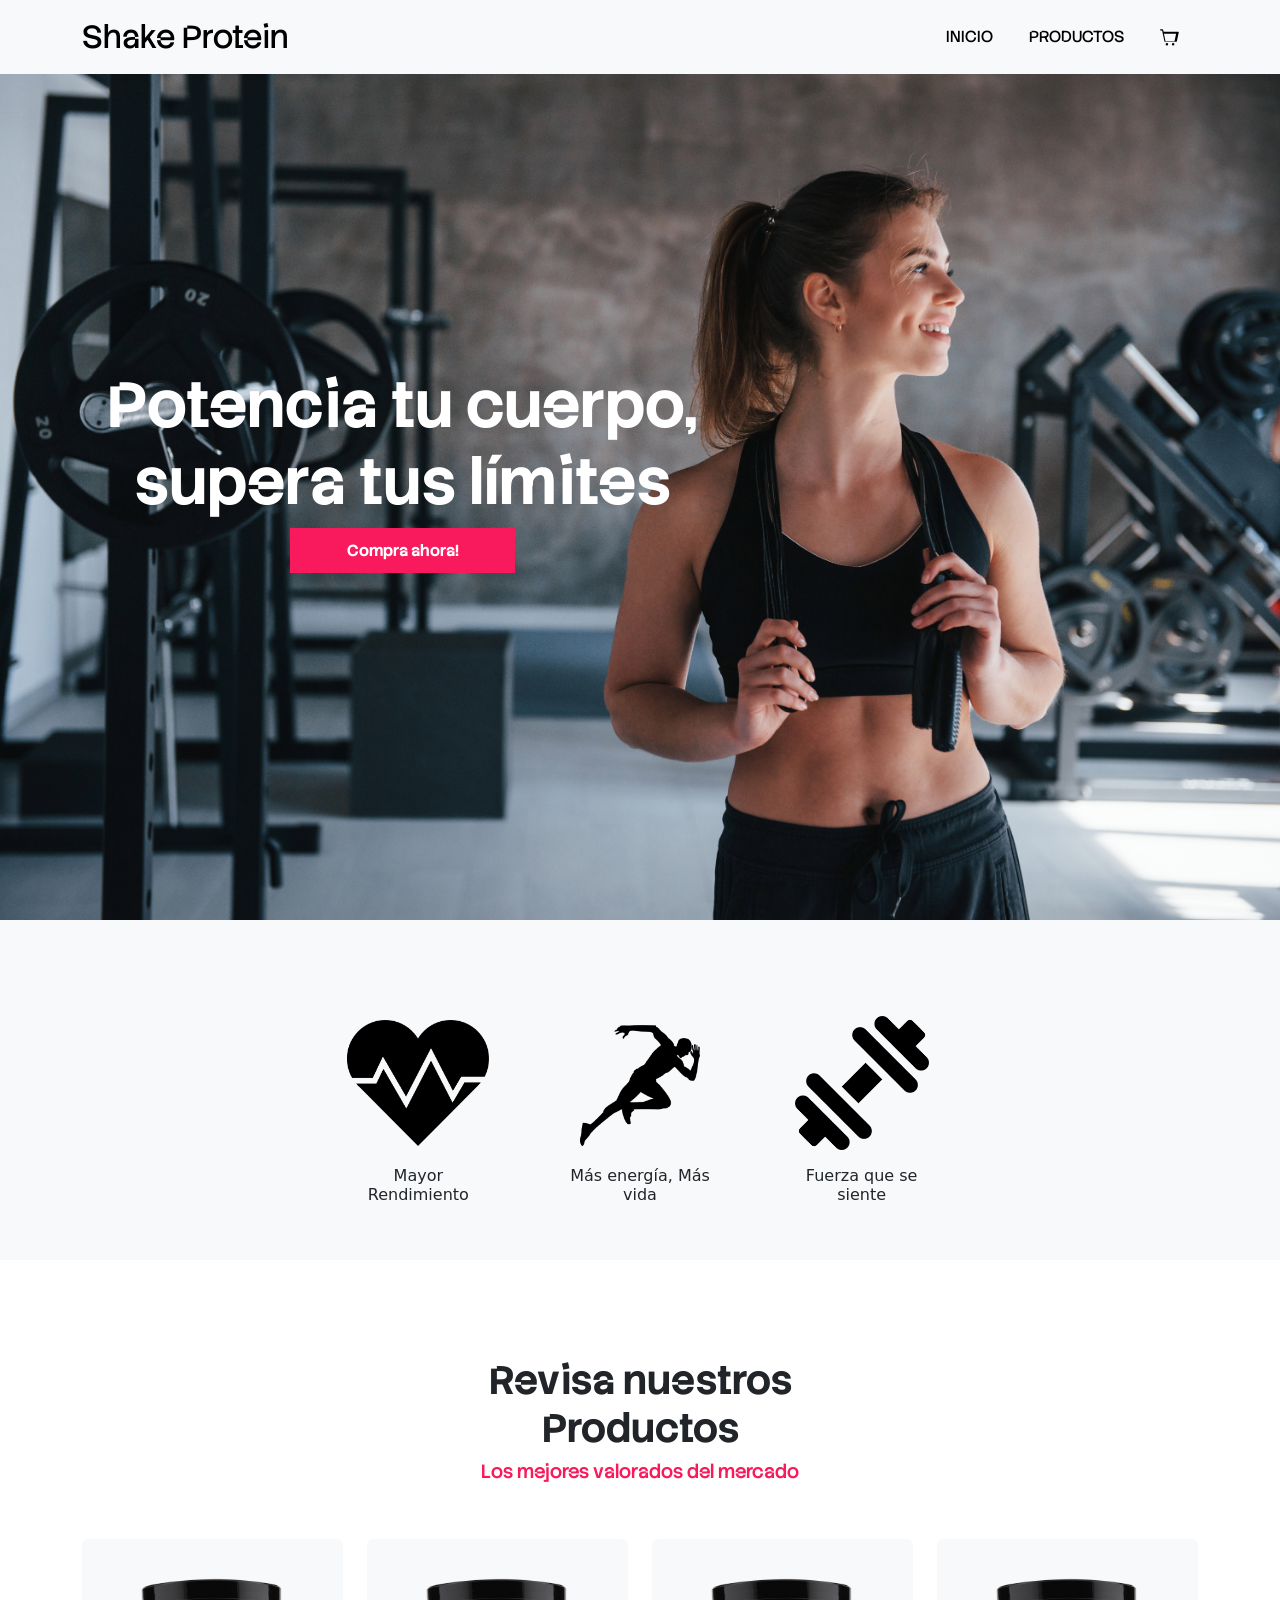
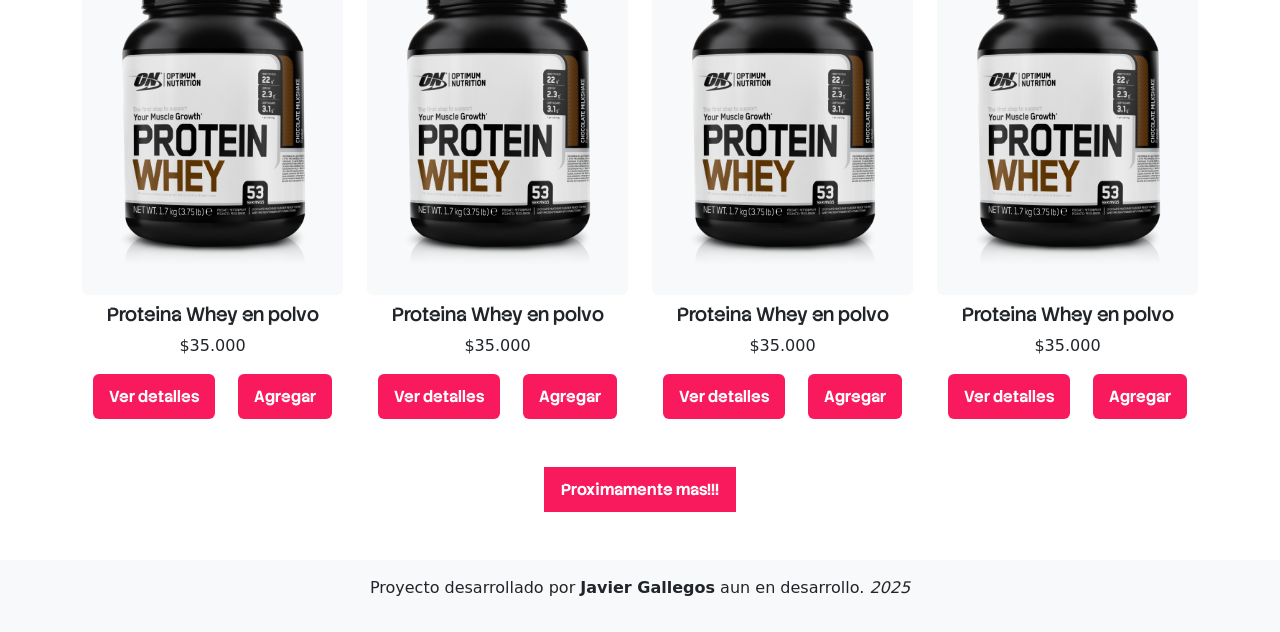
<file: index.html>
<!DOCTYPE html>
<html lang="es">

<head>
    <meta charset="UTF-8">
    <meta name="viewport" content="width=device-width, initial-scale=1.0">
    <title>Proyecto final m2</title>

    <link href="https://cdn.jsdelivr.net/npm/bootstrap@5.3.8/dist/css/bootstrap.min.css" rel="stylesheet"
        integrity="sha384-sRIl4kxILFvY47J16cr9ZwB07vP4J8+LH7qKQnuqkuIAvNWLzeN8tE5YBujZqJLB" crossorigin="anonymous">

    <script defer src="https://cdn.jsdelivr.net/npm/bootstrap@5.3.8/dist/js/bootstrap.bundle.min.js"
        integrity="sha384-FKyoEForCGlyvwx9Hj09JcYn3nv7wiPVlz7YYwJrWVcXK/BmnVDxM+D2scQbITxI"
        crossorigin="anonymous"></script>

    <link rel="preconnect" href="https://fonts.googleapis.com">
    <link rel="preconnect" href="https://fonts.gstatic.com" crossorigin>
    <link href="https://fonts.googleapis.com/css2?family=Stack+Sans+Notch:wght@200..700&display=swap" rel="stylesheet">

    <link rel="stylesheet" href="assets/css/styles.css">

    <script defer src="/assets/js/script.js"></script>
</head>

<body>

    <nav class="navbar navbar-expand-lg bg-light">
        <div class="container">
            <a class="navbar-brand" href="#">Shake Protein</a>
            <button class="navbar-toggler" type="button" data-bs-toggle="collapse" data-bs-target="#navbarNav"
                aria-controls="navbarNav" aria-expanded="false" aria-label="Toggle navigation">
                <span class="navbar-toggler-icon"></span>
            </button>
            <div class="collapse navbar-collapse" id="navbarNav">
                <ul class="navbar-nav ms-auto">
                    <li class="nav-item">
                        <a class="nav-link active" href="#">Inicio</a>
                    </li>
                    <li class="nav-item">
                        <a class="nav-link" href="#productos">Productos</a>
                    </li>
                    <li class="nav-item">
                        <a class="nav-link" href="carrito.html">
                            <svg xmlns="http://www.w3.org/2000/svg" width="20" height="20" fill="currentColor"
                                class="bi bi-cart" viewBox="0 0 16 16">
                                <path d="M0 1.5A.5.5 0 0 1 .5 1H2a.5.5 0 0 1 .485.379L2.89 3H14.5a.5.5 0 0 1 
               .49.598l-1.5 7A.5.5 0 0 1 13 11H4a.5.5 0 0 1-.49-.402L2.01 3.607 
               1.61 2H.5a.5.5 0 0 1-.5-.5zm3.14 3l1.25 6h7.22l1.25-6H3.14zM5.5 
               12a1 1 0 1 0 0 2 1 1 0 0 0 0-2zm5 0a1 1 0 1 0 0 2 1 1 0 0 0 0-2z" />
                            </svg>
                        </a>
                    </li>

                </ul>
            </div>
        </div>
    </nav>

    <section class="hero d-flex align-items-center ">
        <div class="container py-5">
            <div class="row py-4">
                <div class="cajahero col-lg-7 pt-5 text-center">
                    <h1 class="pt-5">Potencia tu cuerpo, supera tus límites</h1>
                    <button id="btnComprar" class="btn1">Compra ahora!</button>
                </div>
            </div>
        </div>
    </section>

    <section class="imagenes bg-light">
        <div class="container py-5">
            <div class="row pt-5">
                <div class="col-lg-7 m-auto">
                    <div class="row text-center justify-content-center justify-content-lg-around">
                        <div class="col-4  col-lg-3">
                            <img src="/assets/img/Corazon.png" class="img-fluid pb-3" alt="Dibujo de un Corazón">
                            <h6>Mayor Rendimiento</h6>
                        </div>
                        <div class="col-4  col-lg-3">
                            <img src="/assets/img/corriendo.png" class="img-fluid pb-3" alt="persona corriendo">
                            <h6>Más energía, Más vida</h6>
                        </div>
                        <div class="col-4  col-lg-3">
                            <img src="assets/img/Pesa.png" class="img-fluid pb-3" alt="Mancuerna">
                            <h6>Fuerza que se siente</h6>
                        </div>

                    </div>
                </div>
            </div>
        </div>
    </section>

    <section id="productos">
        <div class="container py-5">
            <div class="row py-5">
                <div class="col-lg-5 m-auto text-center">
                    <h1>Revisa nuestros Productos</h1>
                    <h6 style="color: rgb(248, 26, 92);">Los mejores valorados del mercado</h6>
                </div>
            </div>
            <div class="row">
                <div class="col-lg-3 text-center">
                    <div class="card border-0 bg-light mb-2">
                        <div class="card-body">
                            <img src="/assets/img/proteina.png" class="img-fluid" alt="">
                        </div>
                    </div>
                    <h6>Proteina Whey en polvo</h6>
                    <p>$35.000</p>
                    <div class="d-flex justify-content-around ">
                        <a href="producto-detalle.html" class="btn btn-primary">Ver detalles</a>
                        <a href="#" class="btn btn-primary">Agregar</a>
                    </div>
                </div>

                <div class="col-lg-3 text-center">
                    <div class="card border-0 bg-light mb-2">
                        <div class="card-body">
                            <img src="/assets/img/proteina.png" class="img-fluid" alt="">
                        </div>
                    </div>
                    <h6>Proteina Whey en polvo</h6>
                    <p>$35.000</p>
                    <div class="d-flex justify-content-around ">
                        <a href="producto-detalle.html" class="btn btn-primary">Ver detalles</a>
                        <a href="#" class="btn btn-primary">Agregar</a>
                    </div>
                </div>

                <div class="col-lg-3 text-center">
                    <div class="card border-0 bg-light mb-2">
                        <div class="card-body">
                            <img src="/assets/img/proteina.png" class="img-fluid" alt="">
                        </div>
                    </div>
                    <h6>Proteina Whey en polvo</h6>
                    <p>$35.000</p>
                    <div class="d-flex justify-content-around ">
                        <a href="producto-detalle.html" class="btn btn-primary">Ver detalles</a>
                        <a href="#" class="btn btn-primary">Agregar</a>
                    </div>
                </div>

                <div class="col-lg-3 text-center">
                    <div class="card border-0 bg-light mb-2">
                        <div class="card-body">
                            <img src="/assets/img/proteina.png" class="img-fluid" alt="">
                        </div>
                    </div>
                    <h6>Proteina Whey en polvo</h6>
                    <p>$35.000</p>
                    <div class="d-flex justify-content-around ">
                        <a href="producto-detalle.html" class="btn btn-primary">Ver detalles</a>
                        <a href="#" class="btn btn-primary">Agregar</a>
                    </div>
                </div>
            </div>
            <div class="row">
                <div class="col-lg-6 text-center m-auto pt-5">
                    <button class="btn1">Proximamente mas!!!</button>
                </div>
            </div>
        </div>
    </section>

    <footer class="bg-light py-3">
        <p class="text-center">Proyecto desarrollado por <strong>Javier Gallegos</strong> aun en desarrollo.
            <em>2025</em></p>
    </footer>

</body>

</html>
</file>
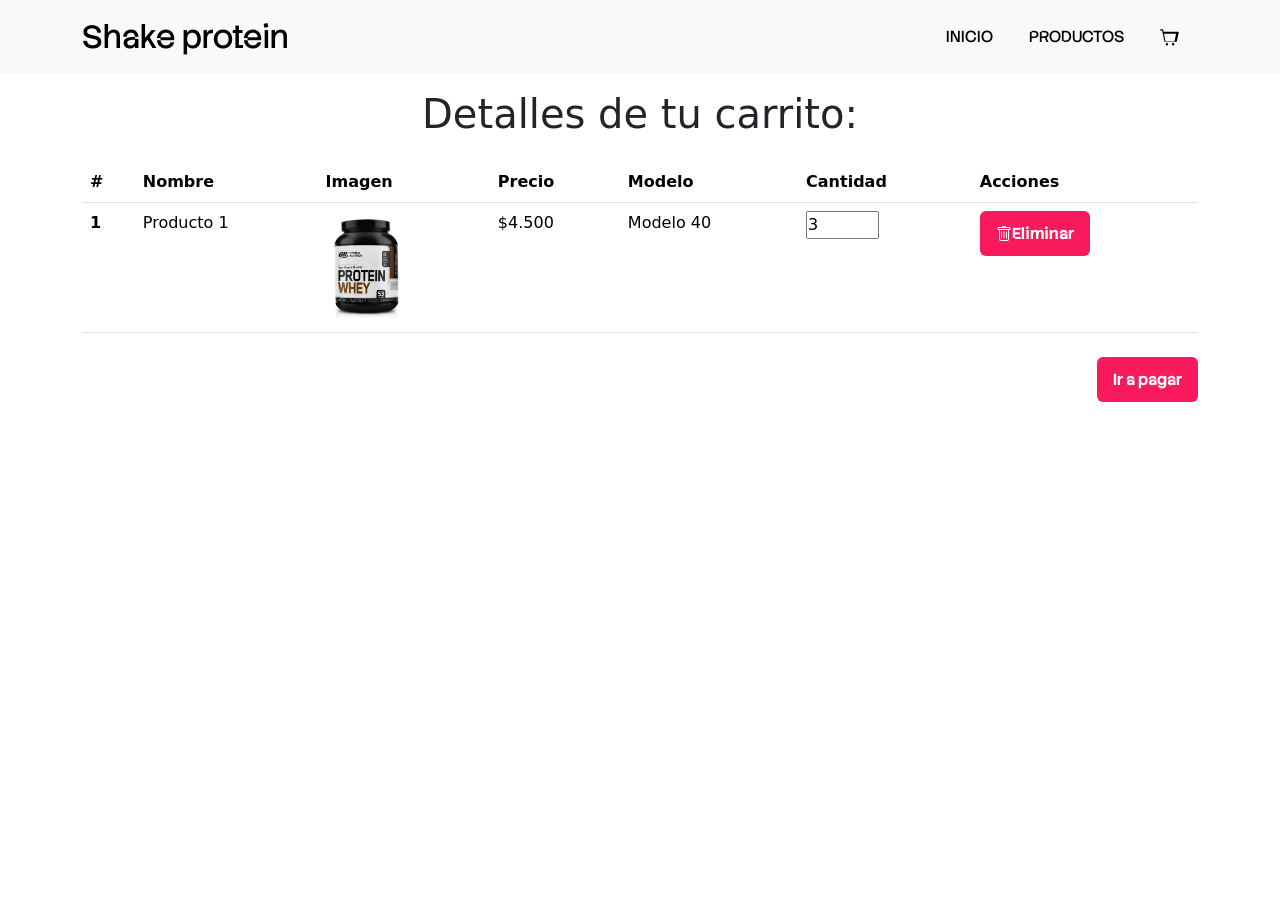
<file: carrito.html>
<!DOCTYPE html>
<html lang="es">

<head>
    <meta charset="UTF-8">
    <meta name="viewport" content="width=device-width, initial-scale=1.0">
    <title>Carrito</title>

    <link href="https://cdn.jsdelivr.net/npm/bootstrap@5.3.8/dist/css/bootstrap.min.css" rel="stylesheet"
        integrity="sha384-sRIl4kxILFvY47J16cr9ZwB07vP4J8+LH7qKQnuqkuIAvNWLzeN8tE5YBujZqJLB" crossorigin="anonymous">

    <script defer src="https://cdn.jsdelivr.net/npm/bootstrap@5.3.8/dist/js/bootstrap.bundle.min.js"
        integrity="sha384-FKyoEForCGlyvwx9Hj09JcYn3nv7wiPVlz7YYwJrWVcXK/BmnVDxM+D2scQbITxI"
        crossorigin="anonymous"></script>

    <link rel="stylesheet" href="https://cdn.jsdelivr.net/npm/bootstrap-icons@1.13.1/font/bootstrap-icons.min.css">

    <script defer src="https://cdnjs.cloudflare.com/ajax/libs/jquery/3.7.1/jquery.min.js"
        integrity="sha512-v2CJ7UaYy4JwqLDIrZUI/4hqeoQieOmAZNXBeQyjo21dadnwR+8ZaIJVT8EE2iyI61OV8e6M8PP2/4hpQINQ/g=="
        crossorigin="anonymous" referrerpolicy="no-referrer"></script>

    <link rel="preconnect" href="https://fonts.googleapis.com">
    <link rel="preconnect" href="https://fonts.gstatic.com" crossorigin>
    <link href="https://fonts.googleapis.com/css2?family=Stack+Sans+Notch:wght@200..700&display=swap" rel="stylesheet">

    <link rel="stylesheet" href="assets/css/styles.css">

    <script defer src="./assets/js/logica_carrito.js"></script>
</head>

<body>

    <nav class="navbar navbar-expand-lg bg-body-tertiary">
        <div class="container">
            <a class="navbar-brand" href="index.html">Shake protein</a>
            <button class="navbar-toggler" type="button" data-bs-toggle="collapse" data-bs-target="#navbarNav"
                aria-controls="navbarNav" aria-expanded="false" aria-label="Toggle navigation">
                <span class="navbar-toggler-icon"></span>
            </button>
            <div class="collapse navbar-collapse" id="navbarNav">
                <ul class="navbar-nav ms-auto">
                    <li class="nav-item">
                        <a class="nav-link" href="index.html">Inicio</a>
                    </li>
                    <li class="nav-item">
                        <a class="nav-link" href="index.html#seccion-productos">Productos</a>
                    </li>
                    <li class="nav-item">
                        <a class="nav-link" href="carrito.html">
                            <svg xmlns="http://www.w3.org/2000/svg" width="20" height="20" fill="currentColor"
                                class="bi bi-cart" viewBox="0 0 16 16">
                                <path d="M0 1.5A.5.5 0 0 1 .5 1H2a.5.5 0 0 1 .485.379L2.89 3H14.5a.5.5 0 0 1 
               .49.598l-1.5 7A.5.5 0 0 1 13 11H4a.5.5 0 0 1-.49-.402L2.01 3.607 
               1.61 2H.5a.5.5 0 0 1-.5-.5zm3.14 3l1.25 6h7.22l1.25-6H3.14zM5.5 
               12a1 1 0 1 0 0 2 1 1 0 0 0 0-2zm5 0a1 1 0 1 0 0 2 1 1 0 0 0 0-2z" />
                            </svg>
                        </a>
                    </li>
                </ul>
            </div>
        </div>
    </nav>

    <header class="py-3">
        <h1 class="text-center">Detalles de tu carrito:</h1>
    </header>

    <main class="container">
        <section class="detalle-carrito overflow-x-auto">
            <table class="table">
                <thead>
                    <tr>
                        <th scope="col">#</th>
                        <th scope="col">Nombre</th>
                        <th scope="col">Imagen</th>
                        <th scope="col">Precio</th>
                        <th scope="col">Modelo</th>
                        <th scope="col">Cantidad</th>
                        <th scope="col">Acciones</th>
                    </tr>
                </thead>
                <tbody>
                    <tr>
                        <th scope="row">1</th>
                        <td>Producto 1</td>
                        <td>
                            <img src="/assets/img/proteina.png" class="img-fluid" alt="Producto 1"
                                onerror="this.onerror=null;this.src='https://placehold.co/400x300';" width="80px">
                        </td>
                        <td>$4.500</td>
                        <td> Modelo 40</td>
                        <td>
                            <input type="number" min="1" max="10" value="3">
                        </td>
                        <td>
                            <button type="button" class="btn btn-outline-danger btn-eliminar">
                                <svg xmlns="http://www.w3.org/2000/svg" width="16" height="16" fill="currentColor"
                                    class="bi bi-trash" viewBox="0 0 16 16">
                                    <path
                                        d="M5.5 5.5A.5.5 0 0 1 6 6v6a.5.5 0 0 1-1 0V6a.5.5 0 0 1 .5-.5m2.5 0a.5.5 0 0 1 .5.5v6a.5.5 0 0 1-1 0V6a.5.5 0 0 1 .5-.5m3 .5a.5.5 0 0 0-1 0v6a.5.5 0 0 0 1 0z">
                                    </path>
                                    <path
                                        d="M14.5 3a1 1 0 0 1-1 1H13v9a2 2 0 0 1-2 2H5a2 2 0 0 1-2-2V4h-.5a1 1 0 0 1-1-1V2a1 1 0 0 1 1-1H6a1 1 0 0 1 1-1h2a1 1 0 0 1 1 1h3.5a1 1 0 0 1 1 1zM4.118 4 4 4.059V13a1 1 0 0 0 1 1h6a1 1 0 0 0 1-1V4.059L11.882 4zM2.5 3h11V2h-11z">
                                    </path>
                                </svg>
                                Eliminar
                            </button>
                        </td>
                    </tr>
                </tbody>
            </table>
            <div class="d-flex justify-content-end py-2">
                <button class="btn btn-primary">Ir a pagar</button>
            </div>
        </section>
    </main>


</body>

</html>
</file>
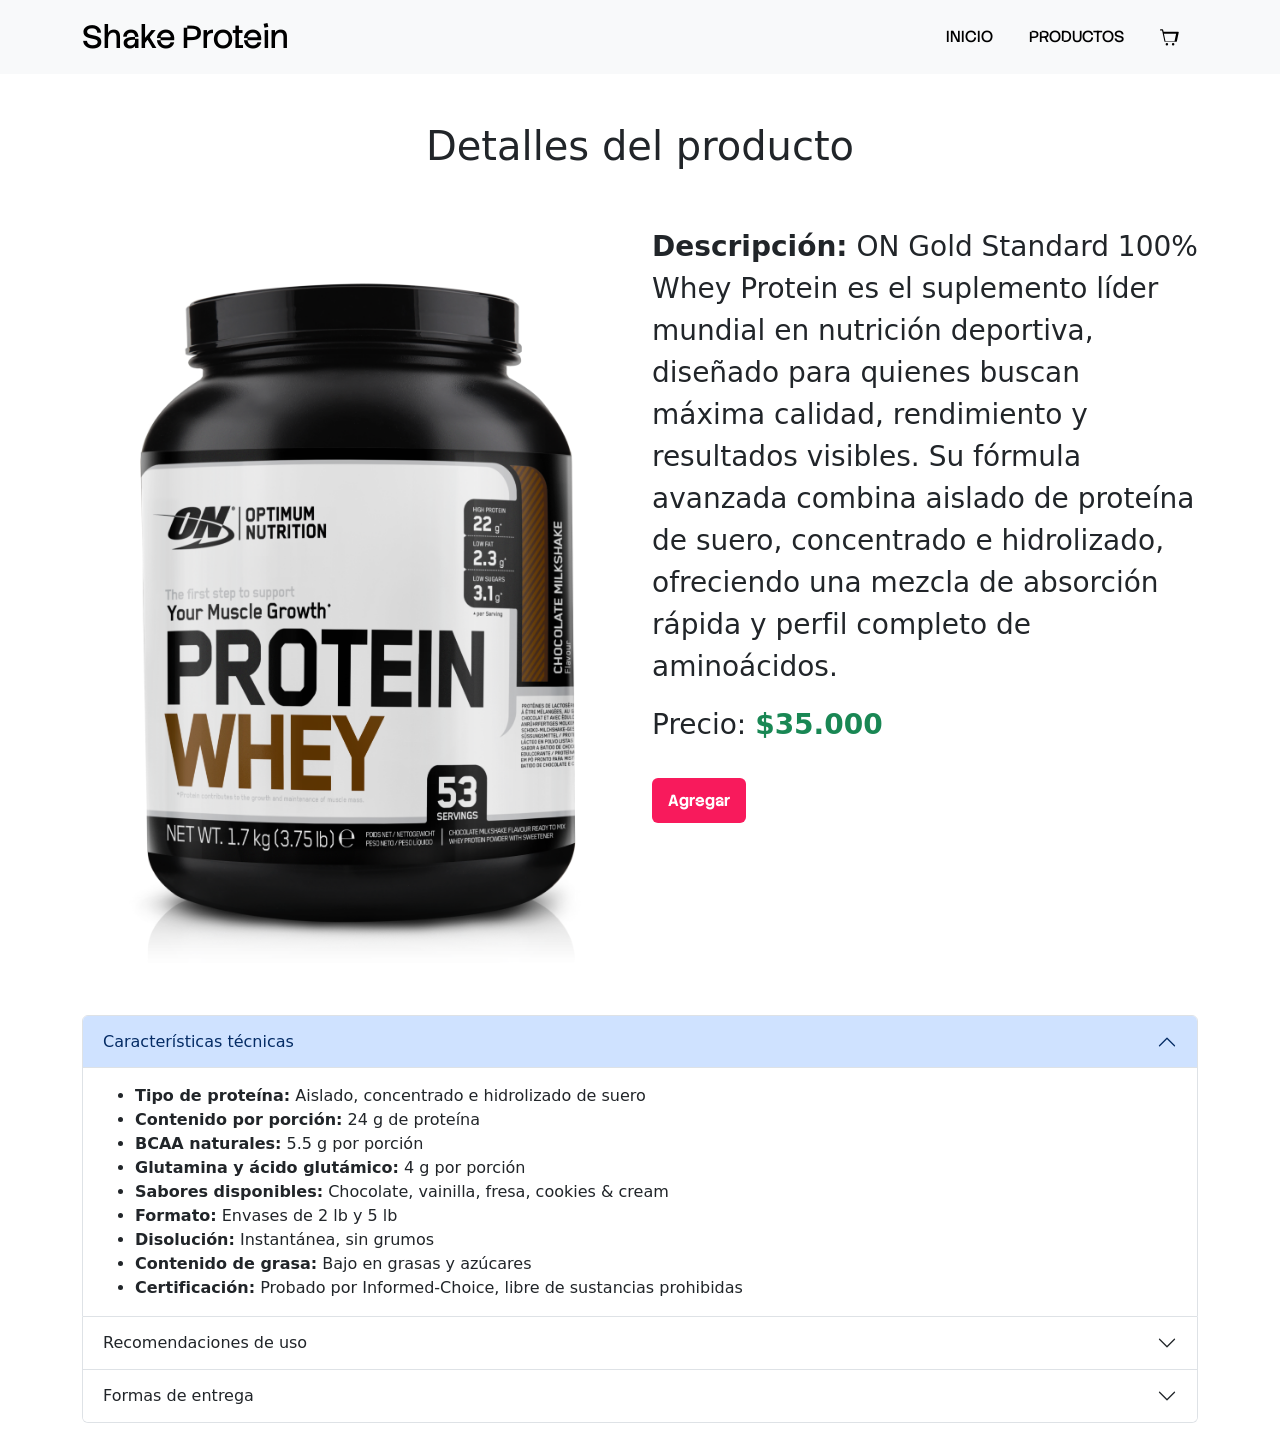
<file: producto-detalle.html>
<!DOCTYPE html>
<html lang="es">

<head>
    <meta charset="UTF-8">
    <meta name="viewport" content="width=device-width, initial-scale=1.0">
    <title>Producto X</title>

    <link href="https://cdn.jsdelivr.net/npm/bootstrap@5.3.8/dist/css/bootstrap.min.css" rel="stylesheet"
        integrity="sha384-sRIl4kxILFvY47J16cr9ZwB07vP4J8+LH7qKQnuqkuIAvNWLzeN8tE5YBujZqJLB" crossorigin="anonymous">

    <script defer src="https://cdn.jsdelivr.net/npm/bootstrap@5.3.8/dist/js/bootstrap.bundle.min.js"
        integrity="sha384-FKyoEForCGlyvwx9Hj09JcYn3nv7wiPVlz7YYwJrWVcXK/BmnVDxM+D2scQbITxI"
        crossorigin="anonymous"></script>

    <script defer src="/assets/js/logica_alert.js"></script>

    <link rel="stylesheet" href="assets/css/styles.css">

    <link rel="preconnect" href="https://fonts.googleapis.com">
    <link rel="preconnect" href="https://fonts.gstatic.com" crossorigin>
    <link href="https://fonts.googleapis.com/css2?family=Stack+Sans+Notch:wght@200..700&display=swap" rel="stylesheet">


</head>

<body>

    <nav class="navbar navbar-expand-lg bg-body-tertiary">
        <div class="container">
            <a class="navbar-brand" href="index.html">Shake Protein</a>
            <button class="navbar-toggler" type="button" data-bs-toggle="collapse" data-bs-target="#navbarNav"
                aria-controls="navbarNav" aria-expanded="false" aria-label="Toggle navigation">
                <span class="navbar-toggler-icon"></span>
            </button>
            <div class="collapse navbar-collapse" id="navbarNav">
                <ul class="navbar-nav ms-auto">
                    <li class="nav-item">
                        <a class="nav-link" href="index.html">Inicio</a>
                    </li>
                    <li class="nav-item">
                        <a class="nav-link active" aria-current="page" href="index.html#seccion-productos">Productos</a>
                    </li>
                    <li class="nav-item">
                        <a class="nav-link" href="carrito.html">
                            <svg xmlns="http://www.w3.org/2000/svg" width="20" height="20" fill="currentColor"
                                class="bi bi-cart" viewBox="0 0 16 16">
                                <path d="M0 1.5A.5.5 0 0 1 .5 1H2a.5.5 0 0 1 .485.379L2.89 3H14.5a.5.5 0 0 1 
               .49.598l-1.5 7A.5.5 0 0 1 13 11H4a.5.5 0 0 1-.49-.402L2.01 3.607 
               1.61 2H.5a.5.5 0 0 1-.5-.5zm3.14 3l1.25 6h7.22l1.25-6H3.14zM5.5 
               12a1 1 0 1 0 0 2 1 1 0 0 0 0-2zm5 0a1 1 0 1 0 0 2 1 1 0 0 0 0-2z" />
                            </svg>
                        </a>
                    </li>
                </ul>
            </div>
        </div>
    </nav>

    <header class="py-5">
        <h1 class="text-center">Detalles del producto </h1>
    </header>

    <main class="container">
        <section class="encabezado-detalle">
            <div class="row row-cols-1 row-cols-md-2">
                <div class="col encabezado-detalle-imagen">
                    <img src="/assets/img/proteina.png" class="img-fluid" alt="Producto 1"
                        onerror="this.onerror=null;this.src='https://placehold.co/400x300';">
                </div>
                <div class="col encabezado-detalle-info">
                    <p class="fs-3"><strong>Descripción:</strong> ON Gold Standard 100% Whey Protein es el suplemento líder mundial en nutrición deportiva, diseñado para quienes buscan máxima calidad, rendimiento y resultados visibles. Su fórmula avanzada combina aislado de proteína de suero, concentrado e hidrolizado, ofreciendo una mezcla de absorción rápida y perfil completo de aminoácidos.</p>
                    <p class="fs-3">Precio: <span class="text-success fw-bold">$35.000</span></p>
                    <div class="py-3">
                        <a href="#" class="btn btn-success" id="liveAlertBtn">Agregar</a>
                    </div>

                    <div id="liveAlertPlaceholder"></div>
                    
                </div>

            </div>
        </section>

<section class="carecteristicas-detalle py-3">
  <div class="accordion" id="accordionExample">
    <!-- Características técnicas -->
    <div class="accordion-item">
      <h2 class="accordion-header">
        <button class="accordion-button" type="button" data-bs-toggle="collapse"
          data-bs-target="#collapseOne" aria-expanded="true" aria-controls="collapseOne">
          Características técnicas
        </button>
      </h2>
      <div id="collapseOne" class="accordion-collapse collapse show" data-bs-parent="#accordionExample">
        <div class="accordion-body">
          <ul class="mb-0">
            <li><strong>Tipo de proteína:</strong> Aislado, concentrado e hidrolizado de suero</li>
            <li><strong>Contenido por porción:</strong> 24 g de proteína</li>
            <li><strong>BCAA naturales:</strong> 5.5 g por porción</li>
            <li><strong>Glutamina y ácido glutámico:</strong> 4 g por porción</li>
            <li><strong>Sabores disponibles:</strong> Chocolate, vainilla, fresa, cookies & cream</li>
            <li><strong>Formato:</strong> Envases de 2 lb y 5 lb</li>
            <li><strong>Disolución:</strong> Instantánea, sin grumos</li>
            <li><strong>Contenido de grasa:</strong> Bajo en grasas y azúcares</li>
            <li><strong>Certificación:</strong> Probado por Informed-Choice, libre de sustancias prohibidas</li>
          </ul>
        </div>
      </div>
    </div>

    <!-- Recomendaciones de uso -->
    <div class="accordion-item">
      <h2 class="accordion-header">
        <button class="accordion-button collapsed" type="button" data-bs-toggle="collapse"
          data-bs-target="#collapseTwo" aria-expanded="false" aria-controls="collapseTwo">
          Recomendaciones de uso
        </button>
      </h2>
      <div id="collapseTwo" class="accordion-collapse collapse" data-bs-parent="#accordionExample">
        <div class="accordion-body">
          <p>Mezcla una porción (1 scoop) con 180–240 ml de agua fría o leche. Consumir:</p>
          <ul>
            <li>📌 Inmediatamente después del entrenamiento para favorecer la recuperación muscular.</li>
            <li>📌 Entre comidas como fuente adicional de proteína.</li>
            <li>📌 Al despertar para frenar el catabolismo nocturno.</li>
          </ul>
          <p>Para mejores resultados, acompaña con una dieta equilibrada y un plan de entrenamiento regular.</p>
        </div>
      </div>
    </div>

    <!-- Formas de entrega -->
    <div class="accordion-item">
      <h2 class="accordion-header">
        <button class="accordion-button collapsed" type="button" data-bs-toggle="collapse"
          data-bs-target="#collapseThree" aria-expanded="false" aria-controls="collapseThree">
          Formas de entrega
        </button>
      </h2>
      <div id="collapseThree" class="accordion-collapse collapse" data-bs-parent="#accordionExample">
        <div class="accordion-body">
          <ul>
            <li>🚚 <strong>Envío estándar:</strong> 3 a 5 días hábiles a todo Chile.</li>
            <li>⚡ <strong>Envío express:</strong> 24 a 48 horas en zonas urbanas seleccionadas.</li>
            <li>🏬 <strong>Retiro en tienda:</strong> Disponible en sucursales habilitadas.</li>
            <li>📦 <strong>Empaque seguro:</strong> Sellado de fábrica y protección contra humedad.</li>
          </ul>
          <p>Recibirás un número de seguimiento una vez despachado tu pedido.</p>
        </div>
      </div>
    </div>
  </div>
</section>

    </main>
</body>

</html>
</file>
<file: assets/css/styles.css>
*{
    padding:0;
    margin: 0;
    box-sizing: border-box;
}


.navbar-brand {

    font-family: "Stack Sans Notch", sans-serif;
    font-size: 2rem;
    color: black;

}

.navbar-brand:hover {

    color: black;
}

.nav-link{

    margin-right: 10px;
    margin-left: 10px;
    color: black;
    text-transform: uppercase;
    font-family: "Stack Sans Notch", sans-serif;

}

.nav-link:hover {

    color: black;
    text-decoration: underline;
}

.hero{
    background-image: url(/assets/img/BG_HERO.jpg);
    background-size: cover;
    height: 94vh;
    background-position: 50% 50%;
    width: 100%;
}

.hero h1{
    color: white;
    font-size: 4rem;
    font-weight: 700;
    font-family: "Stack Sans Notch", sans-serif;

}

.btn{
    background-color: rgb(248, 26, 92) !important;
    color: white;
    font-family: "Stack Sans Notch", sans-serif;
    font-weight: 700;
    border: none;
    outline: none;
    display: inline-flex;
    justify-content: center;
    align-items: center;
    padding: 8px 16px;
    min-height: 45px;   
    width: auto;       
    white-space: nowrap; 
}

.btn1{
    height: 45px;
    width: 35%;
    border: none;
    outline: none;
    background-color: rgb(248, 26, 92);
    color: white;
    font-family: "Stack Sans Notch", sans-serif;
    font-weight: 700; 
}


.btn1:hover{
    background-color: rgb(180, 9, 9);
    transition: 0.5s;
}

.imagenes img {
    width: 150px;
    height: 150px;
    object-fit: contain;
}

#productos h1{
    font-size: 2.5rem;
    font-weight: 700;
    font-family: "Stack Sans Notch", sans-serif;
}

#productos h6{
    font-size: 1.2rem;
    font-family: "Stack Sans Notch", sans-serif;

}

.card:hover{
    box-shadow: -3px -1px 26px -3px rgba(0,0,0,0.75);
    -webkit-box-shadow: -3px -1px 26px -3px rgba(0,0,0,0.75);
    -moz-box-shadow: -3px -1px 26px -3px rgba(0,0,0,0.75);
    transition: 0.5s;
}


.nav-link svg,
.nav-link img,
.nav-link i {
  transition: 0.3s;
}

.nav-link:hover svg,
.nav-link:hover img,
.nav-link:hover i {
  transform: scale(1.15);
}


/*media query para que el texto del header se suba levemente en pantallas grandes para que se vea mejor*/
@media (min-width: 992px) {

    .hero .cajahero {

        margin-top: -150px;
        
    }
}
</file>
